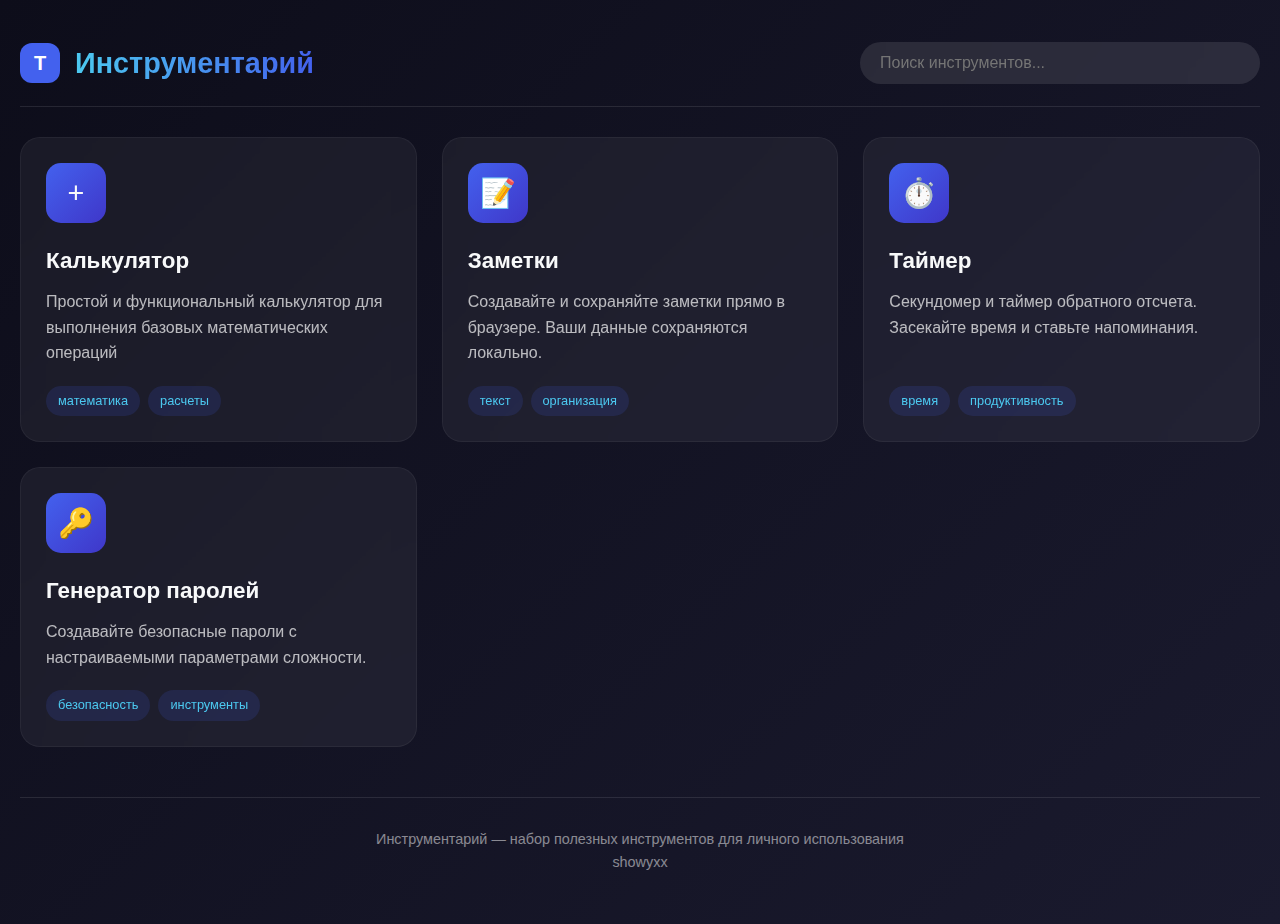
<file: index.html>
<!DOCTYPE html>
<html lang="ru">
<head>
    <meta charset="UTF-8">
    <meta name="viewport" content="width=device-width, initial-scale=1.0">
    <title>Инструментарий</title>
    <link rel="stylesheet" href="style.css">
</head>
<body>
    <header>
        <div class="logo">
            <div class="logo-icon">T</div>
            <h1>Инструментарий</h1>
        </div>
        <div class="search-container">
            <input type="text" class="search-bar" placeholder="Поиск инструментов...">
        </div>
    </header>
    
    <main>
        <div class="main-container">
            <!-- Калькулятор -->
            <a href="tools/calculator.html" class="tool-card">
                <div class="tool-icon">+</div>
                <h3>Калькулятор</h3>
                <p>Простой и функциональный калькулятор для выполнения базовых математических операций</p>
                <div class="tool-tags">
                    <span class="tag">математика</span>
                    <span class="tag">расчеты</span>
                </div>
            </a>
            
            <!-- Заметки -->
            <a href="tools/notes.html" class="tool-card">
                <div class="tool-icon">📝</div>
                <h3>Заметки</h3>
                <p>Создавайте и сохраняйте заметки прямо в браузере. Ваши данные сохраняются локально.</p>
                <div class="tool-tags">
                    <span class="tag">текст</span>
                    <span class="tag">организация</span>
                </div>
            </a>
            
            <!-- Таймер -->
            <a href="tools/timer.html" class="tool-card">
                <div class="tool-icon">⏱️</div>
                <h3>Таймер</h3>
                <p>Секундомер и таймер обратного отсчета. Засекайте время и ставьте напоминания.</p>
                <div class="tool-tags">
                    <span class="tag">время</span>
                    <span class="tag">продуктивность</span>
                </div>
            </a>
            
            <!-- Генератор паролей -->
            <a href="tools/password.html" class="tool-card">
                <div class="tool-icon">🔑</div>
                <h3>Генератор паролей</h3>
                <p>Создавайте безопасные пароли с настраиваемыми параметрами сложности.</p>
                <div class="tool-tags">
                    <span class="tag">безопасность</span>
                    <span class="tag">инструменты</span>
                </div>
            </a>
        </div>
    </main>
    
    <footer>
        <p>Инструментарий — набор полезных инструментов для личного использования</p>
        <p>showyxx</p>
    </footer>

    <script src="script.js"></script>
</body>
</html>
</file>
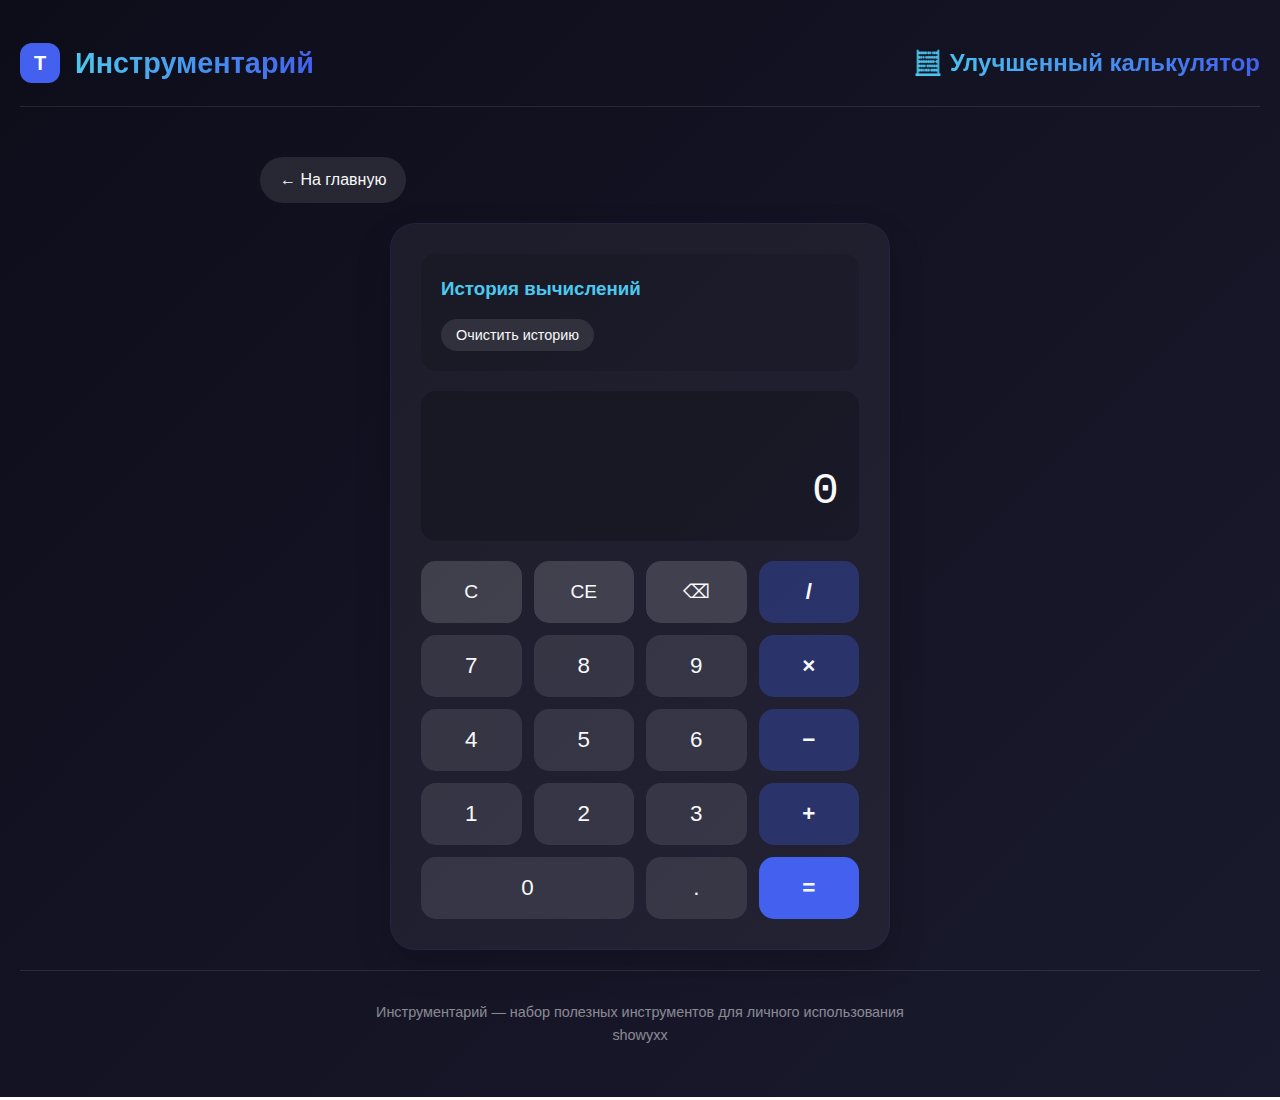
<file: tools/calculator.html>
<!DOCTYPE html>
<html lang="ru">
<head>
    <meta charset="UTF-8">
    <meta name="viewport" content="width=device-width, initial-scale=1.0">
    <title>Калькулятор | Инструментарий</title>
    <link rel="stylesheet" href="../style.css">
    <link rel="stylesheet" href="calculator.css">
</head>
<body>
    <header>
        <a href="../index.html" class="logo">
            <div class="logo-icon">T</div>
            <h1>Инструментарий</h1>
        </a>
        <div class="tool-header">
            <h2><span>🧮</span> Улучшенный калькулятор</h2>
        </div>
    </header>
    
    <main class="tool-container">
        <a href="../index.html" class="back-btn">← На главную</a>
        
        <div class="calculator">
            <!-- История вычислений -->
            <div class="calc-history" id="calc-history">
                <h3>История вычислений</h3>
                <div class="history-list" id="history-list"></div>
                <button id="clear-history">Очистить историю</button>
            </div>
            
            <!-- Основной дисплей -->
            <div class="calc-display-container">
                <div class="calc-expression" id="calc-expression"></div>
                <input type="text" class="calc-input" id="calc-input" readonly value="0">
            </div>
            
            <!-- Клавиатура калькулятора -->
            <div class="calculator-buttons">
                <button class="func-btn" data-action="clear">C</button>
                <button class="func-btn" data-action="clear-entry">CE</button>
                <button class="func-btn" data-action="backspace">⌫</button>
                <button class="operator" data-operator="/">/</button>
                
                <button data-number="7">7</button>
                <button data-number="8">8</button>
                <button data-number="9">9</button>
                <button class="operator" data-operator="*">×</button>
                
                <button data-number="4">4</button>
                <button data-number="5">5</button>
                <button data-number="6">6</button>
                <button class="operator" data-operator="-">−</button>
                
                <button data-number="1">1</button>
                <button data-number="2">2</button>
                <button data-number="3">3</button>
                <button class="operator" data-operator="+">+</button>
                
                <button class="wide-btn" data-number="0">0</button>
                <button data-number=".">.</button>
                <button class="operator equals" data-action="equals">=</button>
            </div>
        </div>
    </main>
    
    <footer>
        <p>Инструментарий — набор полезных инструментов для личного использования</p>
        <p>showyxx</p>
    </footer>

    <script src="calculator.js"></script>
</body>
</html>
</file>
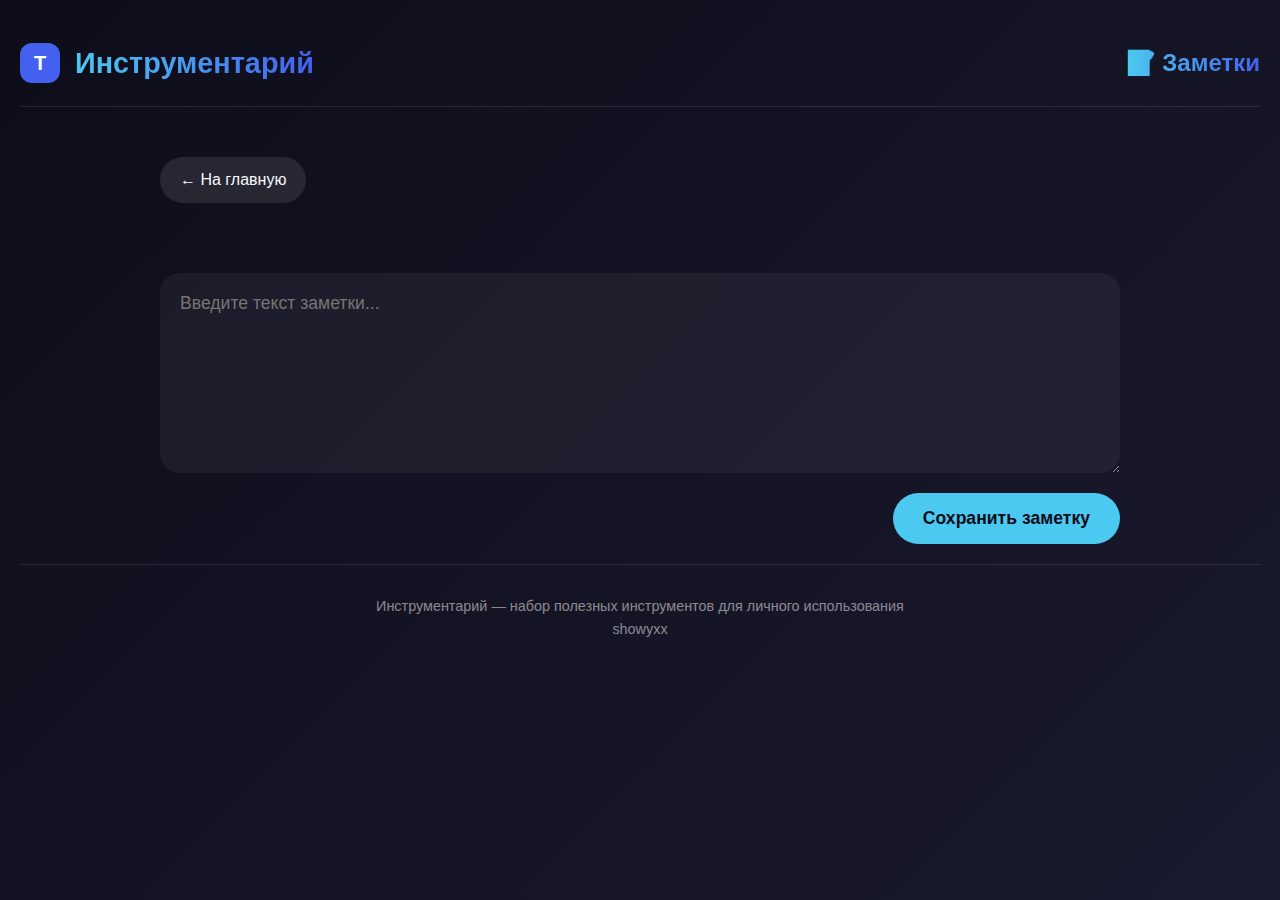
<file: tools/notes.html>
<!DOCTYPE html>
<html lang="ru">
<head>
    <meta charset="UTF-8">
    <meta name="viewport" content="width=device-width, initial-scale=1.0">
    <title>Заметки | Инструментарий</title>
    <link rel="stylesheet" href="../style.css">
    <link rel="stylesheet" href="notes.css">
</head>
<body>
    <header>
        <a href="../index.html" class="logo">
            <div class="logo-icon">T</div>
            <h1>Инструментарий</h1>
        </a>
        <div class="tool-header">
            <h2><span>📝</span> Заметки</h2>
        </div>
    </header>
    
    <main class="tool-container">
        <a href="../index.html" class="back-btn">← На главную</a>
        
        <div class="notes-container">
            <div class="notes-list" id="notes-list">
                <!-- Заметки будут здесь -->
            </div>
            <div class="note-editor">
                <textarea id="note-text" placeholder="Введите текст заметки..."></textarea>
                <button id="save-note">Сохранить заметку</button>
            </div>
        </div>
    </main>
    
    <footer>
        <p>Инструментарий — набор полезных инструментов для личного использования</p>
        <p>showyxx</p>
    </footer>

    <script src="notes.js"></script>
</body>
</html>
</file>
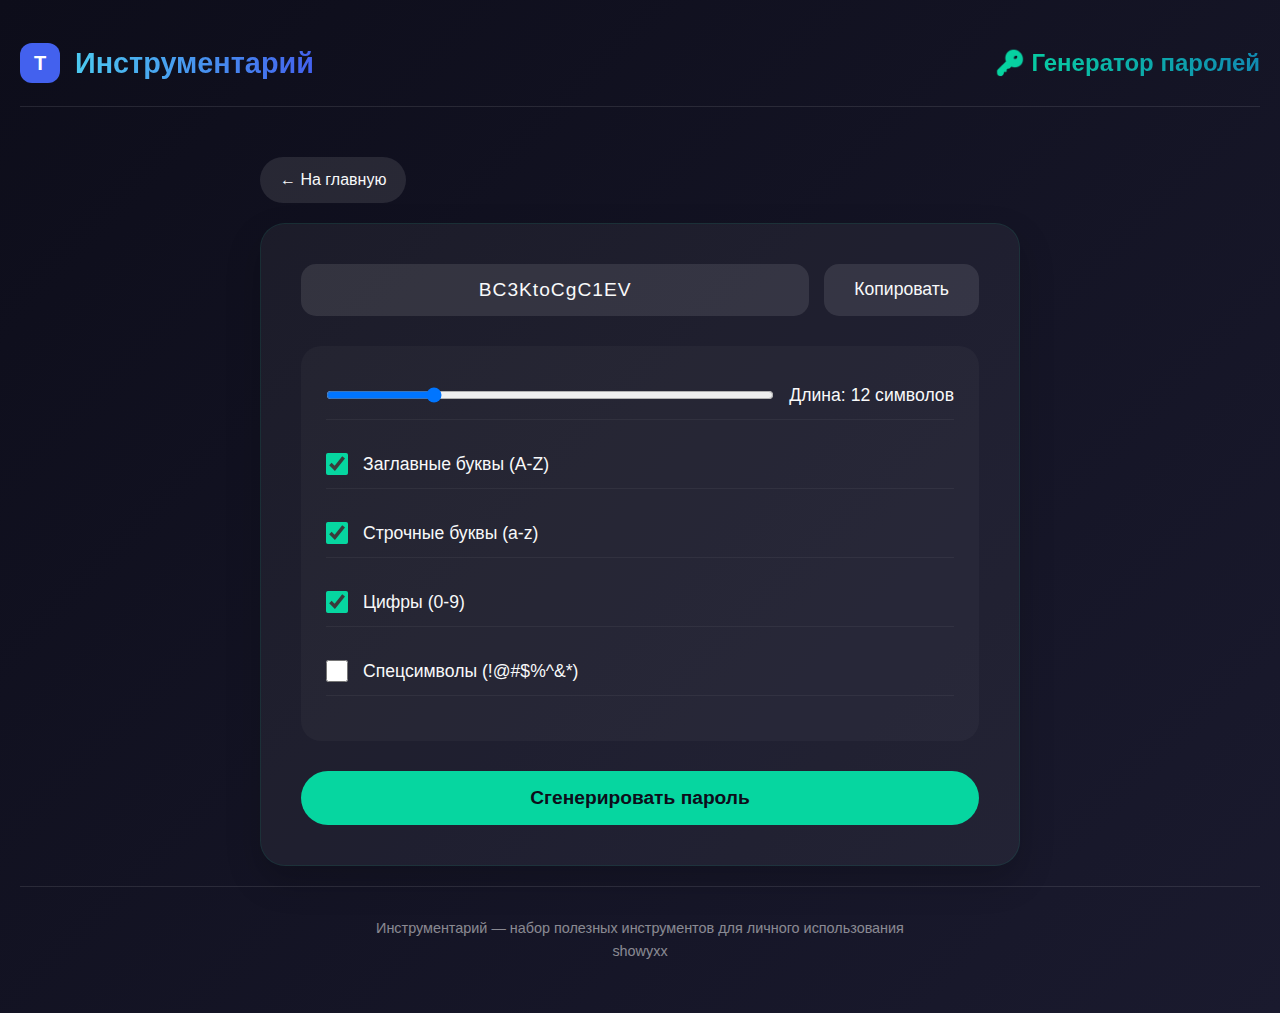
<file: tools/password.html>
<!DOCTYPE html>
<html lang="ru">
<head>
    <meta charset="UTF-8">
    <meta name="viewport" content="width=device-width, initial-scale=1.0">
    <title>Генератор паролей | Инструментарий</title>
    <link rel="stylesheet" href="../style.css">
    <link rel="stylesheet" href="password.css">
</head>
<body>
    <header>
        <a href="../index.html" class="logo">
            <div class="logo-icon">T</div>
            <h1>Инструментарий</h1>
        </a>
        <div class="tool-header">
            <h2><span>🔑</span> Генератор паролей</h2>
        </div>
    </header>
    
    <main class="tool-container">
        <a href="../index.html" class="back-btn">← На главную</a>
        
        <div class="password-generator">
            <div class="password-result">
                <input type="text" id="password-output" readonly>
                <button id="copy-password">Копировать</button>
            </div>
            <div class="password-settings">
                <label>
                    <input type="range" id="password-length" min="6" max="32" value="12">
                    <span>Длина: <span id="length-value">12</span> символов</span>
                </label>
                <label>
                    <input type="checkbox" id="uppercase" checked>
                    Заглавные буквы (A-Z)
                </label>
                <label>
                    <input type="checkbox" id="lowercase" checked>
                    Строчные буквы (a-z)
                </label>
                <label>
                    <input type="checkbox" id="numbers" checked>
                    Цифры (0-9)
                </label>
                <label>
                    <input type="checkbox" id="symbols">
                    Спецсимволы (!@#$%^&*)
                </label>
            </div>
            <button id="generate-password">Сгенерировать пароль</button>
        </div>
    </main>
    
    <footer>
        <p>Инструментарий — набор полезных инструментов для личного использования</p>
        <p>showyxx</p>
    </footer>

    <script src="password.js"></script>
</body>
</html>
</file>
<file: style.css>
:root {
    --primary: #4361ee;
    --secondary: #3f37c9;
    --accent: #4cc9f0;
    --dark: #1a1a2e;
    --darker: #0d0d1a;
    --light: #f8f9fa;
    --gray: #6c757d;
    --success: #4caf50;
    --warning: #ff9800;
    --danger: #f44336;
    --card-bg: rgba(255, 255, 255, 0.05);
    --transition: all 0.3s ease;
}

* {
    margin: 0;
    padding: 0;
    box-sizing: border-box;
    font-family: 'Segoe UI', Tahoma, Geneva, Verdana, sans-serif;
}

body {
    background: linear-gradient(135deg, var(--darker), var(--dark));
    color: var(--light);
    min-height: 100vh;
    padding: 20px;
    line-height: 1.6;
}

header {
    display: flex;
    justify-content: space-between;
    align-items: center;
    padding: 20px 0;
    margin-bottom: 30px;
    border-bottom: 1px solid rgba(255, 255, 255, 0.1);
}

.logo {
    display: flex;
    align-items: center;
    gap: 15px;
    text-decoration: none;
}

.logo-icon {
    width: 40px;
    height: 40px;
    background: var(--primary);
    border-radius: 12px;
    display: flex;
    align-items: center;
    justify-content: center;
    font-weight: bold;
    font-size: 20px;
    color: white;
}

.logo h1 {
    font-size: 1.8rem;
    font-weight: 700;
    background: linear-gradient(to right, var(--accent), var(--primary));
    -webkit-background-clip: text;
    background-clip: text;
    color: transparent;
}

.search-container {
    max-width: 400px;
    width: 100%;
}

.search-bar {
    width: 100%;
    padding: 12px 20px;
    border-radius: 30px;
    border: none;
    background: rgba(255, 255, 255, 0.1);
    color: var(--light);
    font-size: 1rem;
    transition: var(--transition);
    backdrop-filter: blur(10px);
}

.search-bar:focus {
    outline: none;
    background: rgba(255, 255, 255, 0.15);
    box-shadow: 0 0 0 2px var(--primary);
}

.main-container {
    display: grid;
    grid-template-columns: repeat(auto-fill, minmax(300px, 1fr));
    gap: 25px;
    margin-bottom: 50px;
}

.tool-card {
    background: var(--card-bg);
    border-radius: 20px;
    padding: 25px;
    transition: var(--transition);
    backdrop-filter: blur(10px);
    border: 1px solid rgba(255, 255, 255, 0.05);
    cursor: pointer;
    height: 100%;
    display: flex;
    flex-direction: column;
    text-decoration: none;
    color: inherit;
}

.tool-card:hover {
    transform: translateY(-5px);
    box-shadow: 0 10px 25px rgba(0, 0, 0, 0.2);
    border-color: rgba(67, 97, 238, 0.3);
}

.tool-icon {
    width: 60px;
    height: 60px;
    background: linear-gradient(135deg, var(--primary), var(--secondary));
    border-radius: 15px;
    display: flex;
    align-items: center;
    justify-content: center;
    margin-bottom: 20px;
    font-size: 1.8rem;
}

.tool-card h3 {
    font-size: 1.4rem;
    margin-bottom: 10px;
}

.tool-card p {
    color: rgba(255, 255, 255, 0.7);
    flex-grow: 1;
    margin-bottom: 20px;
}

.tool-tags {
    display: flex;
    gap: 8px;
    flex-wrap: wrap;
}

.tag {
    background: rgba(67, 97, 238, 0.15);
    color: var(--accent);
    padding: 5px 12px;
    border-radius: 20px;
    font-size: 0.8rem;
}

.back-btn {
    display: inline-flex;
    align-items: center;
    gap: 8px;
    padding: 10px 20px;
    background: rgba(255, 255, 255, 0.1);
    color: var(--light);
    border-radius: 30px;
    text-decoration: none;
    margin-bottom: 20px;
    transition: var(--transition);
}

.back-btn:hover {
    background: rgba(255, 255, 255, 0.2);
}

footer {
    text-align: center;
    padding: 30px 0;
    color: rgba(255, 255, 255, 0.5);
    font-size: 0.9rem;
    border-top: 1px solid rgba(255, 255, 255, 0.1);
}

@media (max-width: 768px) {
    header {
        flex-direction: column;
        gap: 20px;
    }
    
    .search-container {
        max-width: 100%;
    }
    
    .main-container {
        grid-template-columns: 1fr;
    }

}

    /* Стили для changelog */
.changelog-container {
    margin-top: 50px;
    border-top: 1px solid rgba(255, 255, 255, 0.1);
    padding-top: 30px;
}

.changelog-header {
    display: flex;
    align-items: center;
    justify-content: space-between;
    margin-bottom: 20px;
}

.refresh-btn {
    padding: 8px 15px;
    border-radius: 20px;
    border: none;
    background: rgba(255, 255, 255, 0.1);
    color: var(--light);
    display: flex;
    align-items: center;
    gap: 8px;
    cursor: pointer;
    transition: var(--transition);
}

.refresh-btn:hover {
    background: var(--primary);
}

.changelog-content {
    background: rgba(255, 255, 255, 0.05);
    border-radius: 20px;
    padding: 25px;
    max-height: 400px;
    overflow-y: auto;
}

.markdown-body {
    background: transparent;
    color: rgba(255, 255, 255, 0.8);
    font-size: 0.95rem;
}

.markdown-body h1, 
.markdown-body h2, 
.markdown-body h3 {
    border-bottom: 1px solid rgba(255, 255, 255, 0.1);
    color: var(--accent);
}

.markdown-body a {
    color: var(--primary);
}

.markdown-body code {
    background: rgba(255, 255, 255, 0.1);
    color: var(--accent);
}

.markdown-body pre {
    background: rgba(0, 0, 0, 0.2);
    border: 1px solid rgba(255, 255, 255, 0.1);
}

.loading {
    text-align: center;
    padding: 20px;
    color: var(--gray);
}

.error {
    color: var(--danger);
    text-align: center;
    padding: 20px;
}
</file>
<file: tools/calculator.css>
:root {
    --tool-primary: #4361ee;
    --tool-secondary: #3a0ca3;
    --tool-accent: #4cc9f0;
    --calc-bg: rgba(255, 255, 255, 0.05);
    --calc-display-bg: rgba(0, 0, 0, 0.2);
}

.tool-header h2 {
    background: linear-gradient(to right, var(--tool-accent), var(--tool-primary));
    -webkit-background-clip: text;
    background-clip: text;
    color: transparent;
}

.tool-container {
    max-width: 800px;
    margin: 0 auto;
    padding: 20px;
}

.calculator {
    background: var(--calc-bg);
    border-radius: 25px;
    padding: 30px;
    box-shadow: 0 15px 35px rgba(0, 0, 0, 0.2);
    border: 1px solid rgba(67, 97, 238, 0.1);
    max-width: 500px;
    margin: 0 auto;
}

.calc-history {
    background: rgba(0, 0, 0, 0.1);
    border-radius: 15px;
    padding: 20px;
    margin-bottom: 20px;
    max-height: 200px;
    overflow-y: auto;
}

.calc-history h3 {
    margin-bottom: 15px;
    color: var(--tool-accent);
}

.history-list {
    font-size: 1.1rem;
    margin-bottom: 15px;
}

.history-item {
    padding: 8px 0;
    border-bottom: 1px solid rgba(255, 255, 255, 0.05);
    cursor: pointer;
    transition: background 0.2s;
}

.history-item:hover {
    background: rgba(255, 255, 255, 0.05);
}

#clear-history {
    padding: 8px 15px;
    border-radius: 20px;
    border: none;
    background: rgba(255, 255, 255, 0.1);
    color: var(--light);
    font-size: 0.9rem;
    cursor: pointer;
    transition: var(--transition);
}

#clear-history:hover {
    background: var(--danger);
}

.calc-display-container {
    background: var(--calc-display-bg);
    border-radius: 15px;
    padding: 15px;
    margin-bottom: 20px;
    text-align: right;
    min-height: 120px;
    display: flex;
    flex-direction: column;
    justify-content: flex-end;
}

.calc-expression {
    min-height: 40px;
    font-size: 1.3rem;
    color: rgba(255, 255, 255, 0.7);
    margin-bottom: 10px;
    word-break: break-all;
    overflow-x: auto;
    white-space: nowrap;
}

.calc-input {
    width: 100%;
    padding: 10px 5px;
    border: none;
    background: transparent;
    color: var(--light);
    font-size: 2.8rem;
    text-align: right;
    font-family: monospace;
    outline: none;
}

.calculator-buttons {
    display: grid;
    grid-template-columns: repeat(4, 1fr);
    gap: 12px;
}

.calculator button {
    padding: 18px;
    border-radius: 15px;
    border: none;
    background: rgba(255, 255, 255, 0.1);
    color: var(--light);
    font-size: 1.4rem;
    cursor: pointer;
    transition: var(--transition);
    font-weight: 500;
}

.calculator button:hover {
    background: rgba(255, 255, 255, 0.2);
    transform: translateY(-3px);
}

.calculator .operator {
    background: rgba(67, 97, 238, 0.3);
    font-weight: bold;
}

.calculator .operator:hover {
    background: rgba(67, 97, 238, 0.5);
}

.calculator .func-btn {
    background: rgba(255, 255, 255, 0.15);
    font-size: 1.2rem;
}

.calculator .equals {
    background: var(--tool-primary);
}

.calculator .equals:hover {
    background: var(--tool-secondary);
}

.wide-btn {
    grid-column: span 2;
}

@media (max-width: 500px) {
    .calculator {
        padding: 20px;
    }
    
    .calculator button {
        padding: 15px;
        font-size: 1.2rem;
    }
    
    .calc-input {
        font-size: 2.2rem;
    }
    
    .calc-expression {
        font-size: 1.1rem;
    }
}
</file>
<file: tools/notes.css>
:root {
    --tool-primary: #4cc9f0;
    --tool-secondary: #4895ef;
    --tool-accent: #4361ee;
}

.tool-header h2 {
    background: linear-gradient(to right, var(--tool-primary), var(--tool-accent));
    -webkit-background-clip: text;
    background-clip: text;
    color: transparent;
}

.tool-container {
    max-width: 1000px;
    margin: 0 auto;
    padding: 20px;
}

.notes-container {
    display: flex;
    flex-direction: column;
    gap: 30px;
}

.notes-list {
    display: grid;
    grid-template-columns: repeat(auto-fill, minmax(300px, 1fr));
    gap: 20px;
    margin-bottom: 20px;
}

.note {
    background: rgba(255, 255, 255, 0.05);
    border-radius: 20px;
    padding: 20px;
    position: relative;
    border: 1px solid rgba(67, 97, 238, 0.1);
    transition: var(--transition);
}

.note:hover {
    transform: translateY(-5px);
    box-shadow: 0 10px 25px rgba(0, 0, 0, 0.2);
    border-color: rgba(67, 97, 238, 0.3);
}

.note-content {
    min-height: 100px;
    margin-bottom: 15px;
    font-size: 1.1rem;
    line-height: 1.5;
}

.note-date {
    font-size: 0.85rem;
    color: var(--gray);
    text-align: right;
}

.delete-note {
    position: absolute;
    top: 15px;
    right: 15px;
    background: transparent;
    border: none;
    color: var(--danger);
    cursor: pointer;
    font-size: 1.5rem;
    width: 30px;
    height: 30px;
    display: flex;
    align-items: center;
    justify-content: center;
    border-radius: 50%;
    transition: var(--transition);
}

.delete-note:hover {
    background: rgba(244, 67, 54, 0.1);
}

.note-editor {
    display: flex;
    flex-direction: column;
    gap: 20px;
}

.note-editor textarea {
    width: 100%;
    height: 200px;
    padding: 20px;
    border-radius: 20px;
    border: none;
    background: rgba(255, 255, 255, 0.05);
    color: var(--light);
    resize: vertical;
    font-size: 1.1rem;
    transition: var(--transition);
}

.note-editor textarea:focus {
    outline: none;
    background: rgba(255, 255, 255, 0.08);
    box-shadow: 0 0 0 2px var(--tool-primary);
}

#save-note {
    padding: 15px 30px;
    border-radius: 30px;
    border: none;
    background: var(--tool-primary);
    color: var(--darker);
    font-size: 1.1rem;
    font-weight: 600;
    cursor: pointer;
    transition: var(--transition);
    align-self: flex-end;
}

#save-note:hover {
    background: var(--tool-accent);
    transform: translateY(-3px);
    box-shadow: 0 5px 15px rgba(67, 97, 238, 0.3);
}
</file>
<file: tools/password.css>
:root {
    --tool-primary: #06d6a0;
    --tool-secondary: #05b384;
    --tool-accent: #118ab2;
}

.tool-header h2 {
    background: linear-gradient(to right, var(--tool-primary), var(--tool-accent));
    -webkit-background-clip: text;
    background-clip: text;
    color: transparent;
}

.tool-container {
    max-width: 800px;
    margin: 0 auto;
    padding: 20px;
}

.password-generator {
    background: rgba(255, 255, 255, 0.05);
    border-radius: 25px;
    padding: 40px;
    box-shadow: 0 15px 35px rgba(0, 0, 0, 0.2);
    border: 1px solid rgba(6, 214, 160, 0.1);
}

.password-result {
    display: flex;
    gap: 15px;
    margin-bottom: 30px;
}

.password-result input {
    flex-grow: 1;
    padding: 15px 20px;
    border-radius: 15px;
    border: none;
    background: rgba(255, 255, 255, 0.1);
    color: var(--light);
    font-size: 1.2rem;
    text-align: center;
    letter-spacing: 1px;
}

.password-result button {
    padding: 0 30px;
    border-radius: 15px;
    border: none;
    background: rgba(255, 255, 255, 0.1);
    color: var(--light);
    font-size: 1.1rem;
    cursor: pointer;
    transition: var(--transition);
}

.password-result button:hover {
    background: var(--tool-accent);
}

.password-settings {
    background: rgba(255, 255, 255, 0.03);
    padding: 25px;
    border-radius: 20px;
    margin-bottom: 30px;
}

.password-settings label {
    display: flex;
    align-items: center;
    gap: 15px;
    margin-bottom: 20px;
    padding: 10px 0;
    border-bottom: 1px solid rgba(255, 255, 255, 0.05);
    font-size: 1.1rem;
}

.password-settings input[type="range"] {
    flex-grow: 1;
    height: 8px;
    border-radius: 5px;
    background: rgba(255, 255, 255, 0.1);
    outline: none;
}

.password-settings input[type="checkbox"] {
    width: 22px;
    height: 22px;
    accent-color: var(--tool-primary);
}

#generate-password {
    padding: 16px 40px;
    border-radius: 50px;
    border: none;
    background: var(--tool-primary);
    color: var(--darker);
    font-size: 1.2rem;
    font-weight: 600;
    cursor: pointer;
    transition: var(--transition);
    width: 100%;
}

#generate-password:hover {
    background: var(--tool-secondary);
    transform: translateY(-5px);
    box-shadow: 0 10px 20px rgba(5, 179, 132, 0.3);
}
</file>
